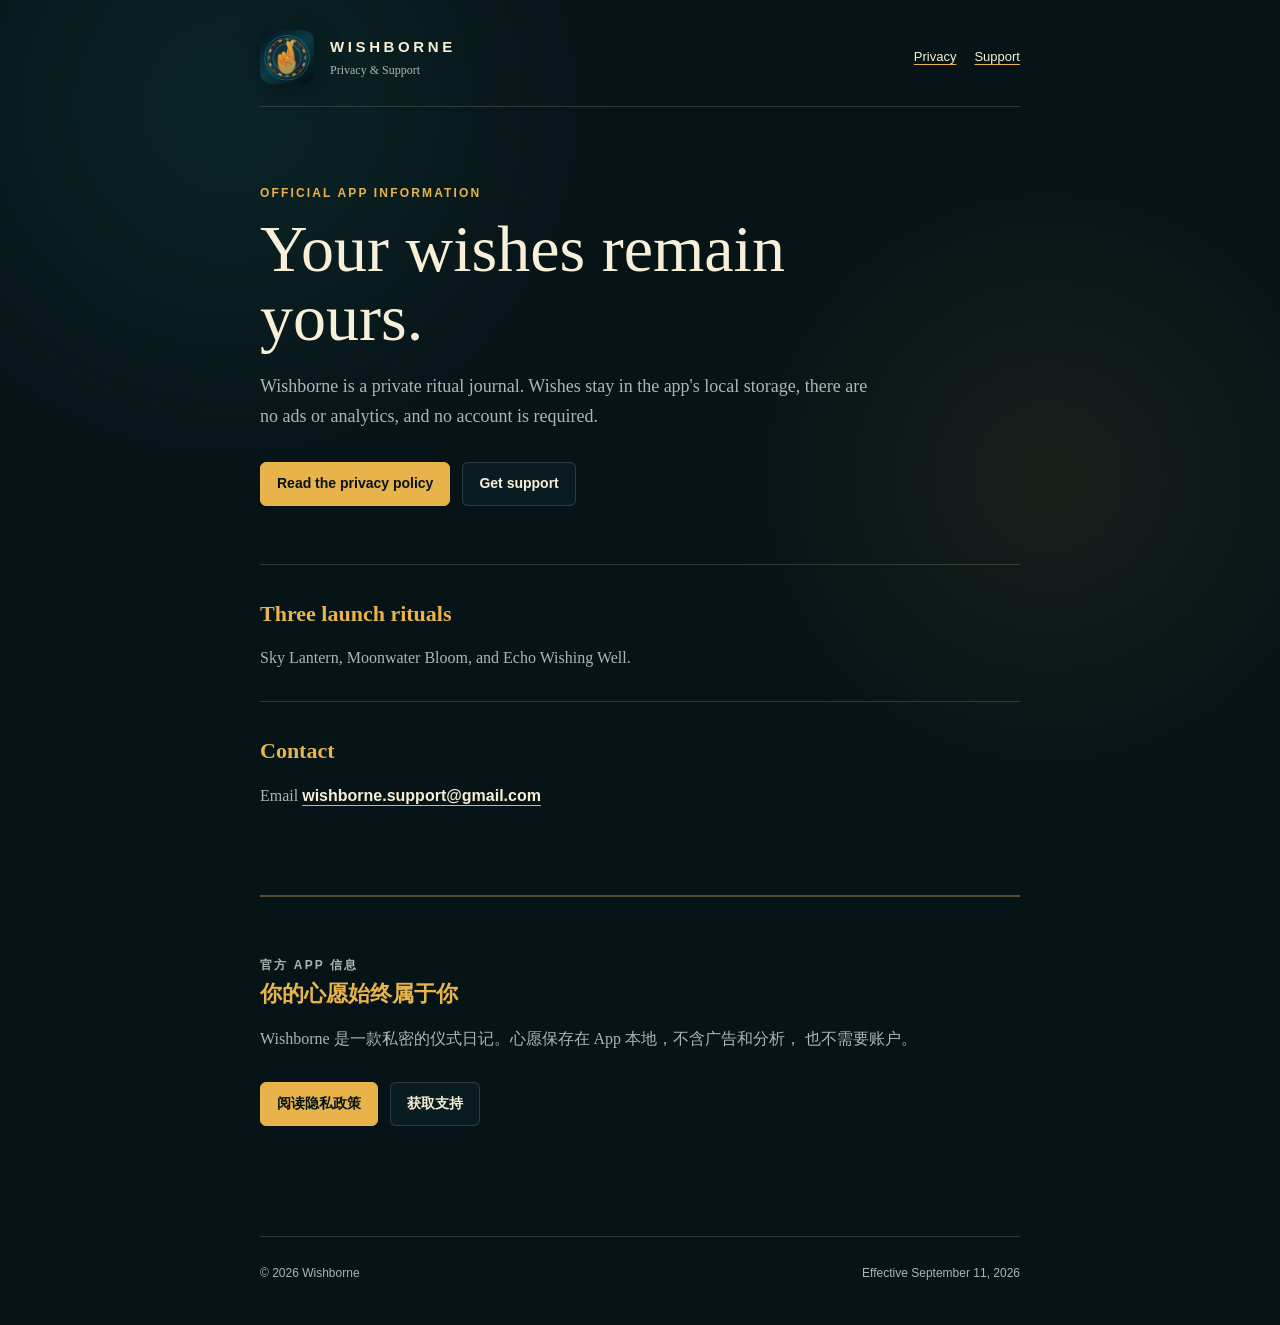
<file: index.html>
<!doctype html>
<html lang="en">
<head>
  <meta charset="utf-8">
  <meta name="viewport" content="width=device-width, initial-scale=1">
  <meta name="description" content="Official privacy policy and support information for the Wishborne iOS app.">
  <title>Wishborne · Privacy &amp; Support</title>
  <link rel="icon" href="./assets/wishborne-app-icon.png">
  <link rel="stylesheet" href="./styles.css">
</head>
<body>
  <header class="shell masthead">
    <img class="brand-icon" src="./assets/wishborne-app-icon.png" alt="Wishborne app icon">
    <div class="brand">
      <strong>WISHBORNE</strong>
      <span>Privacy &amp; Support</span>
    </div>
    <nav aria-label="Legal pages">
      <a href="./privacy/">Privacy</a>
      <a href="./support/">Support</a>
    </nav>
  </header>

  <main class="shell">
    <p class="eyebrow">Official app information</p>
    <h1>Your wishes remain yours.</h1>
    <p class="lede">
      Wishborne is a private ritual journal. Wishes stay in the app's local
      storage, there are no ads or analytics, and no account is required.
    </p>

    <div class="actions">
      <a class="action primary" href="./privacy/">Read the privacy policy</a>
      <a class="action" href="./support/">Get support</a>
    </div>

    <div class="content">
      <section class="section">
        <h2>Three launch rituals</h2>
        <p>Sky Lantern, Moonwater Bloom, and Echo Wishing Well.</p>
      </section>

      <section class="section">
        <h2>Contact</h2>
        <p>
          Email
          <a class="contact" href="mailto:wishborne.support@gmail.com?subject=Wishborne%20Support">
            wishborne.support@gmail.com
          </a>
        </p>
      </section>

      <section class="section locale" lang="zh-Hans">
        <p class="eyebrow">官方 App 信息</p>
        <h2>你的心愿始终属于你</h2>
        <p>
          Wishborne 是一款私密的仪式日记。心愿保存在 App 本地，不含广告和分析，
          也不需要账户。
        </p>
        <div class="actions">
          <a class="action primary" href="./privacy/#zh-Hans">阅读隐私政策</a>
          <a class="action" href="./support/#zh-Hans">获取支持</a>
        </div>
      </section>
    </div>
  </main>

  <footer class="shell">
    <span>© 2026 Wishborne</span>
    <span>Effective September 11, 2026</span>
  </footer>
</body>
</html>
</file>
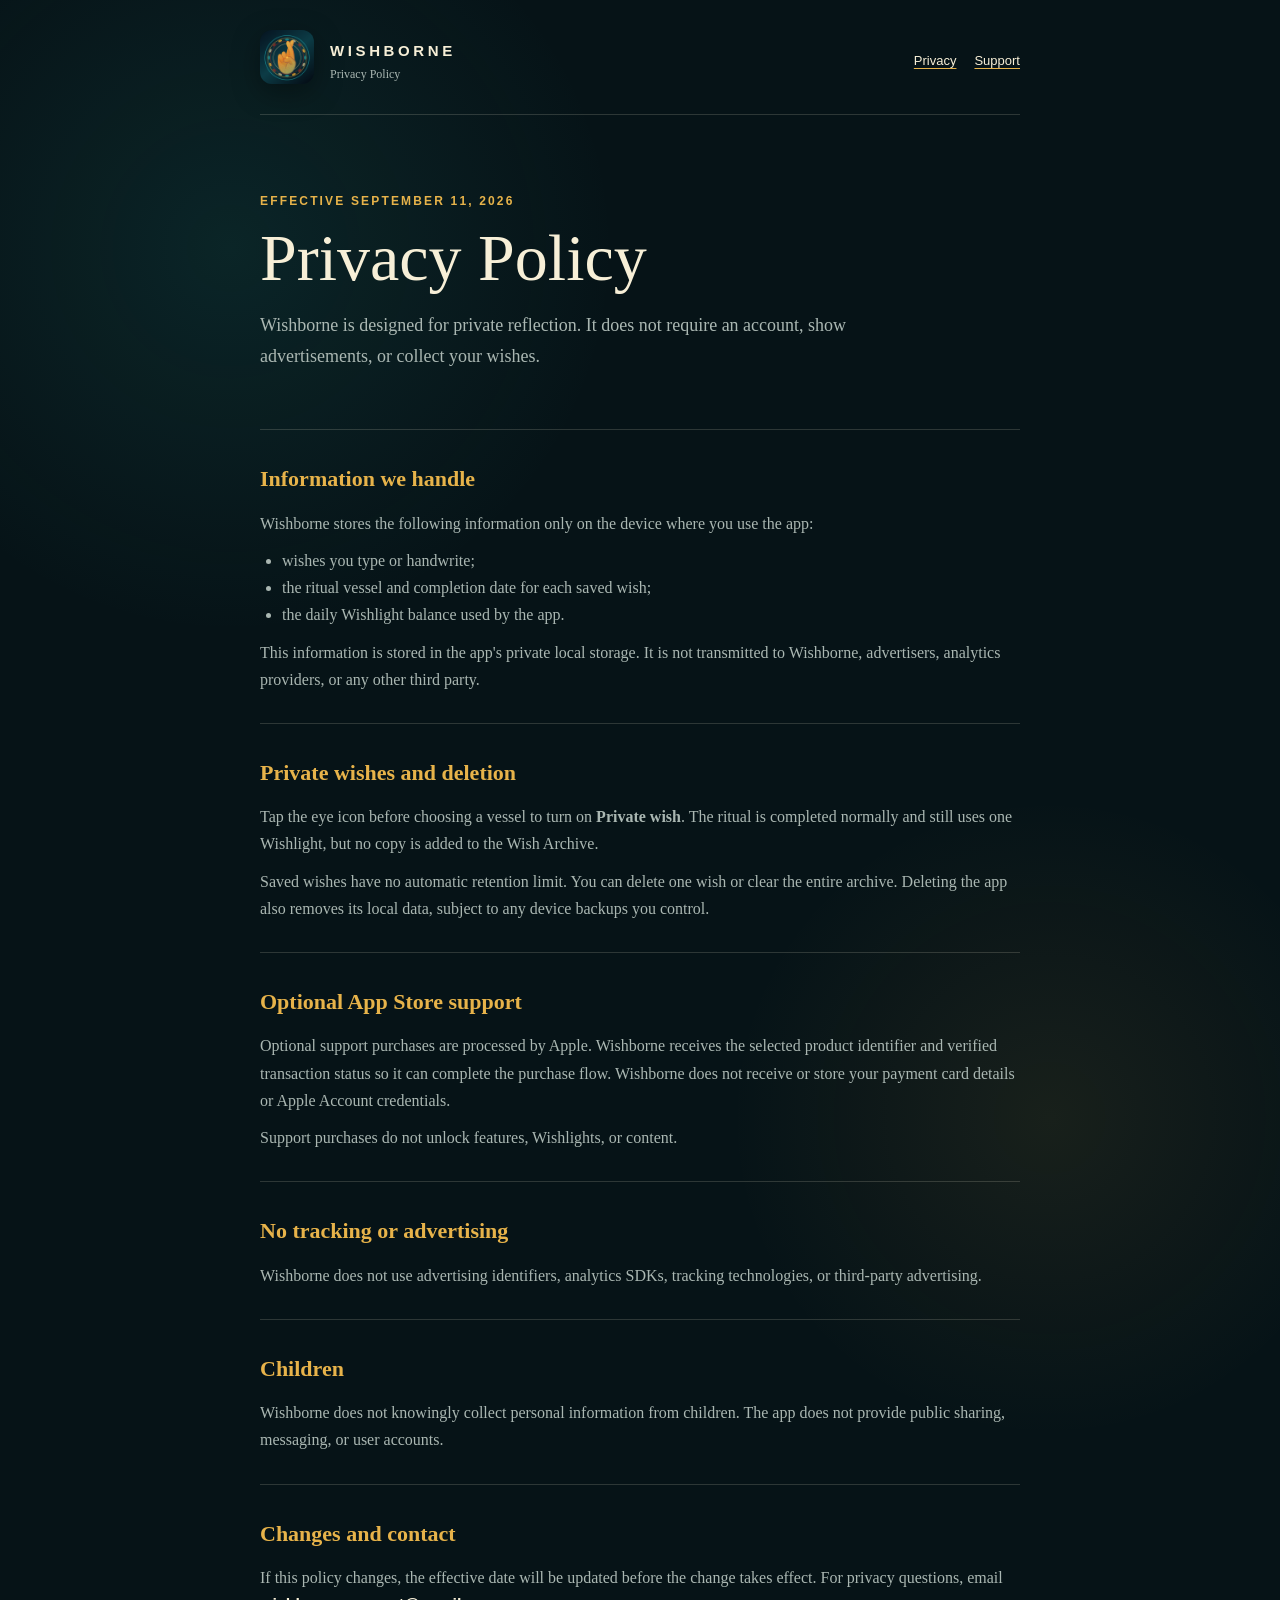
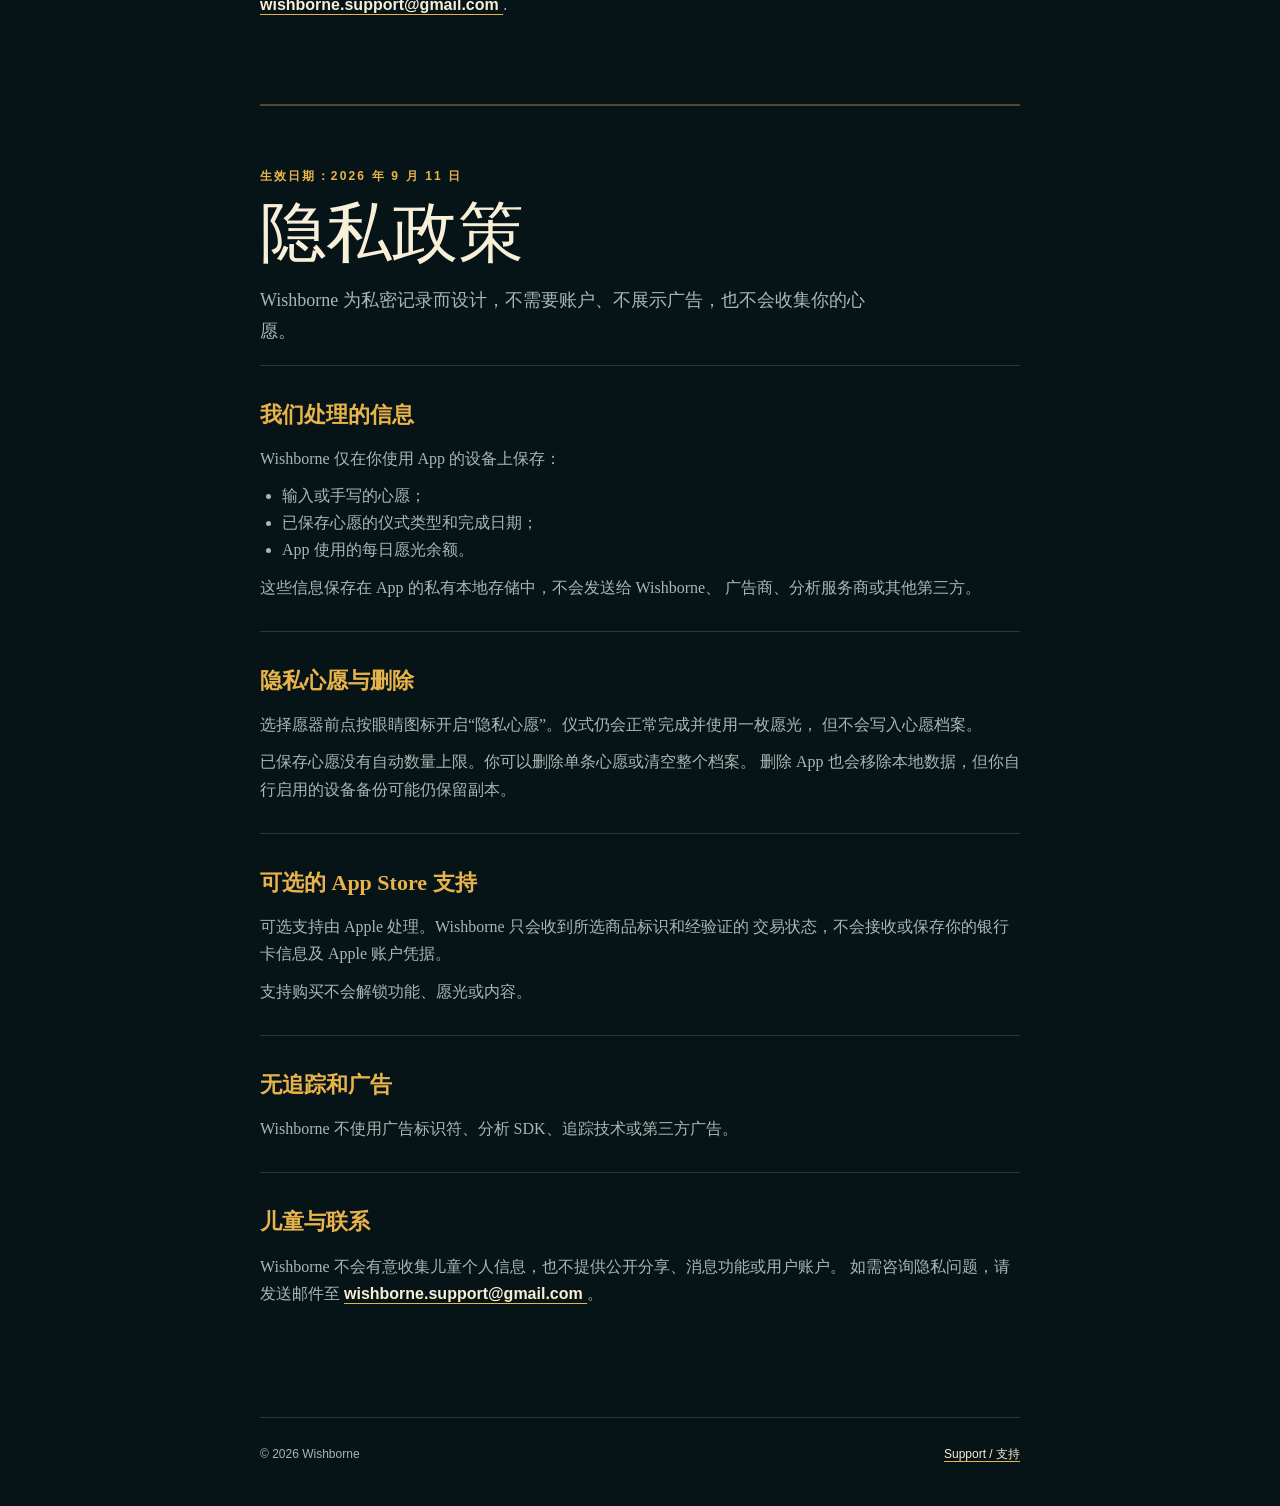
<file: privacy/index.html>
<!doctype html>
<html lang="en">
<head>
  <meta charset="utf-8">
  <meta name="viewport" content="width=device-width, initial-scale=1">
  <meta name="description" content="Privacy policy for the Wishborne iOS app.">
  <title>Privacy Policy · Wishborne</title>
  <link rel="icon" href="../assets/wishborne-app-icon.png">
  <link rel="stylesheet" href="../styles.css">
</head>
<body>
  <header class="shell masthead">
    <a href="../" aria-label="Wishborne home">
      <img class="brand-icon" src="../assets/wishborne-app-icon.png" alt="Wishborne app icon">
    </a>
    <div class="brand">
      <strong>WISHBORNE</strong>
      <span>Privacy Policy</span>
    </div>
    <nav aria-label="Legal pages">
      <a href="../privacy/" aria-current="page">Privacy</a>
      <a href="../support/">Support</a>
    </nav>
  </header>

  <main class="shell">
    <p class="eyebrow">Effective September 11, 2026</p>
    <h1>Privacy Policy</h1>
    <p class="lede">
      Wishborne is designed for private reflection. It does not require an
      account, show advertisements, or collect your wishes.
    </p>

    <div class="content">
      <section class="section">
        <h2>Information we handle</h2>
        <p>Wishborne stores the following information only on the device where you use the app:</p>
        <ul>
          <li>wishes you type or handwrite;</li>
          <li>the ritual vessel and completion date for each saved wish;</li>
          <li>the daily Wishlight balance used by the app.</li>
        </ul>
        <p>
          This information is stored in the app's private local storage. It is
          not transmitted to Wishborne, advertisers, analytics providers, or
          any other third party.
        </p>
      </section>

      <section class="section">
        <h2>Private wishes and deletion</h2>
        <p>
          Tap the eye icon before choosing a vessel to turn on
          <strong>Private wish</strong>. The ritual is completed normally and
          still uses one Wishlight, but no copy is added to the Wish Archive.
        </p>
        <p>
          Saved wishes have no automatic retention limit. You can delete one
          wish or clear the entire archive. Deleting the app also removes its
          local data, subject to any device backups you control.
        </p>
      </section>

      <section class="section">
        <h2>Optional App Store support</h2>
        <p>
          Optional support purchases are processed by Apple. Wishborne receives
          the selected product identifier and verified transaction status so it
          can complete the purchase flow. Wishborne does not receive or store
          your payment card details or Apple Account credentials.
        </p>
        <p>Support purchases do not unlock features, Wishlights, or content.</p>
      </section>

      <section class="section">
        <h2>No tracking or advertising</h2>
        <p>
          Wishborne does not use advertising identifiers, analytics SDKs,
          tracking technologies, or third-party advertising.
        </p>
      </section>

      <section class="section">
        <h2>Children</h2>
        <p>
          Wishborne does not knowingly collect personal information from
          children. The app does not provide public sharing, messaging, or user
          accounts.
        </p>
      </section>

      <section class="section">
        <h2>Changes and contact</h2>
        <p>
          If this policy changes, the effective date will be updated before the
          change takes effect. For privacy questions, email
          <a class="contact" href="mailto:wishborne.support@gmail.com?subject=Wishborne%20Privacy">
            wishborne.support@gmail.com
          </a>.
        </p>
      </section>

      <div class="locale" id="zh-Hans" lang="zh-Hans">
        <p class="eyebrow">生效日期：2026 年 9 月 11 日</p>
        <h1>隐私政策</h1>
        <p class="lede">
          Wishborne 为私密记录而设计，不需要账户、不展示广告，也不会收集你的心愿。
        </p>

        <section class="section">
          <h2>我们处理的信息</h2>
          <p>Wishborne 仅在你使用 App 的设备上保存：</p>
          <ul>
            <li>输入或手写的心愿；</li>
            <li>已保存心愿的仪式类型和完成日期；</li>
            <li>App 使用的每日愿光余额。</li>
          </ul>
          <p>
            这些信息保存在 App 的私有本地存储中，不会发送给 Wishborne、
            广告商、分析服务商或其他第三方。
          </p>
        </section>

        <section class="section">
          <h2>隐私心愿与删除</h2>
          <p>
            选择愿器前点按眼睛图标开启“隐私心愿”。仪式仍会正常完成并使用一枚愿光，
            但不会写入心愿档案。
          </p>
          <p>
            已保存心愿没有自动数量上限。你可以删除单条心愿或清空整个档案。
            删除 App 也会移除本地数据，但你自行启用的设备备份可能仍保留副本。
          </p>
        </section>

        <section class="section">
          <h2>可选的 App Store 支持</h2>
          <p>
            可选支持由 Apple 处理。Wishborne 只会收到所选商品标识和经验证的
            交易状态，不会接收或保存你的银行卡信息及 Apple 账户凭据。
          </p>
          <p>支持购买不会解锁功能、愿光或内容。</p>
        </section>

        <section class="section">
          <h2>无追踪和广告</h2>
          <p>Wishborne 不使用广告标识符、分析 SDK、追踪技术或第三方广告。</p>
        </section>

        <section class="section">
          <h2>儿童与联系</h2>
          <p>
            Wishborne 不会有意收集儿童个人信息，也不提供公开分享、消息功能或用户账户。
            如需咨询隐私问题，请发送邮件至
            <a class="contact" href="mailto:wishborne.support@gmail.com?subject=Wishborne%20Privacy">
              wishborne.support@gmail.com
            </a>。
          </p>
        </section>
      </div>
    </div>
  </main>

  <footer class="shell">
    <span>© 2026 Wishborne</span>
    <a href="../support/">Support / 支持</a>
  </footer>
</body>
</html>
</file>
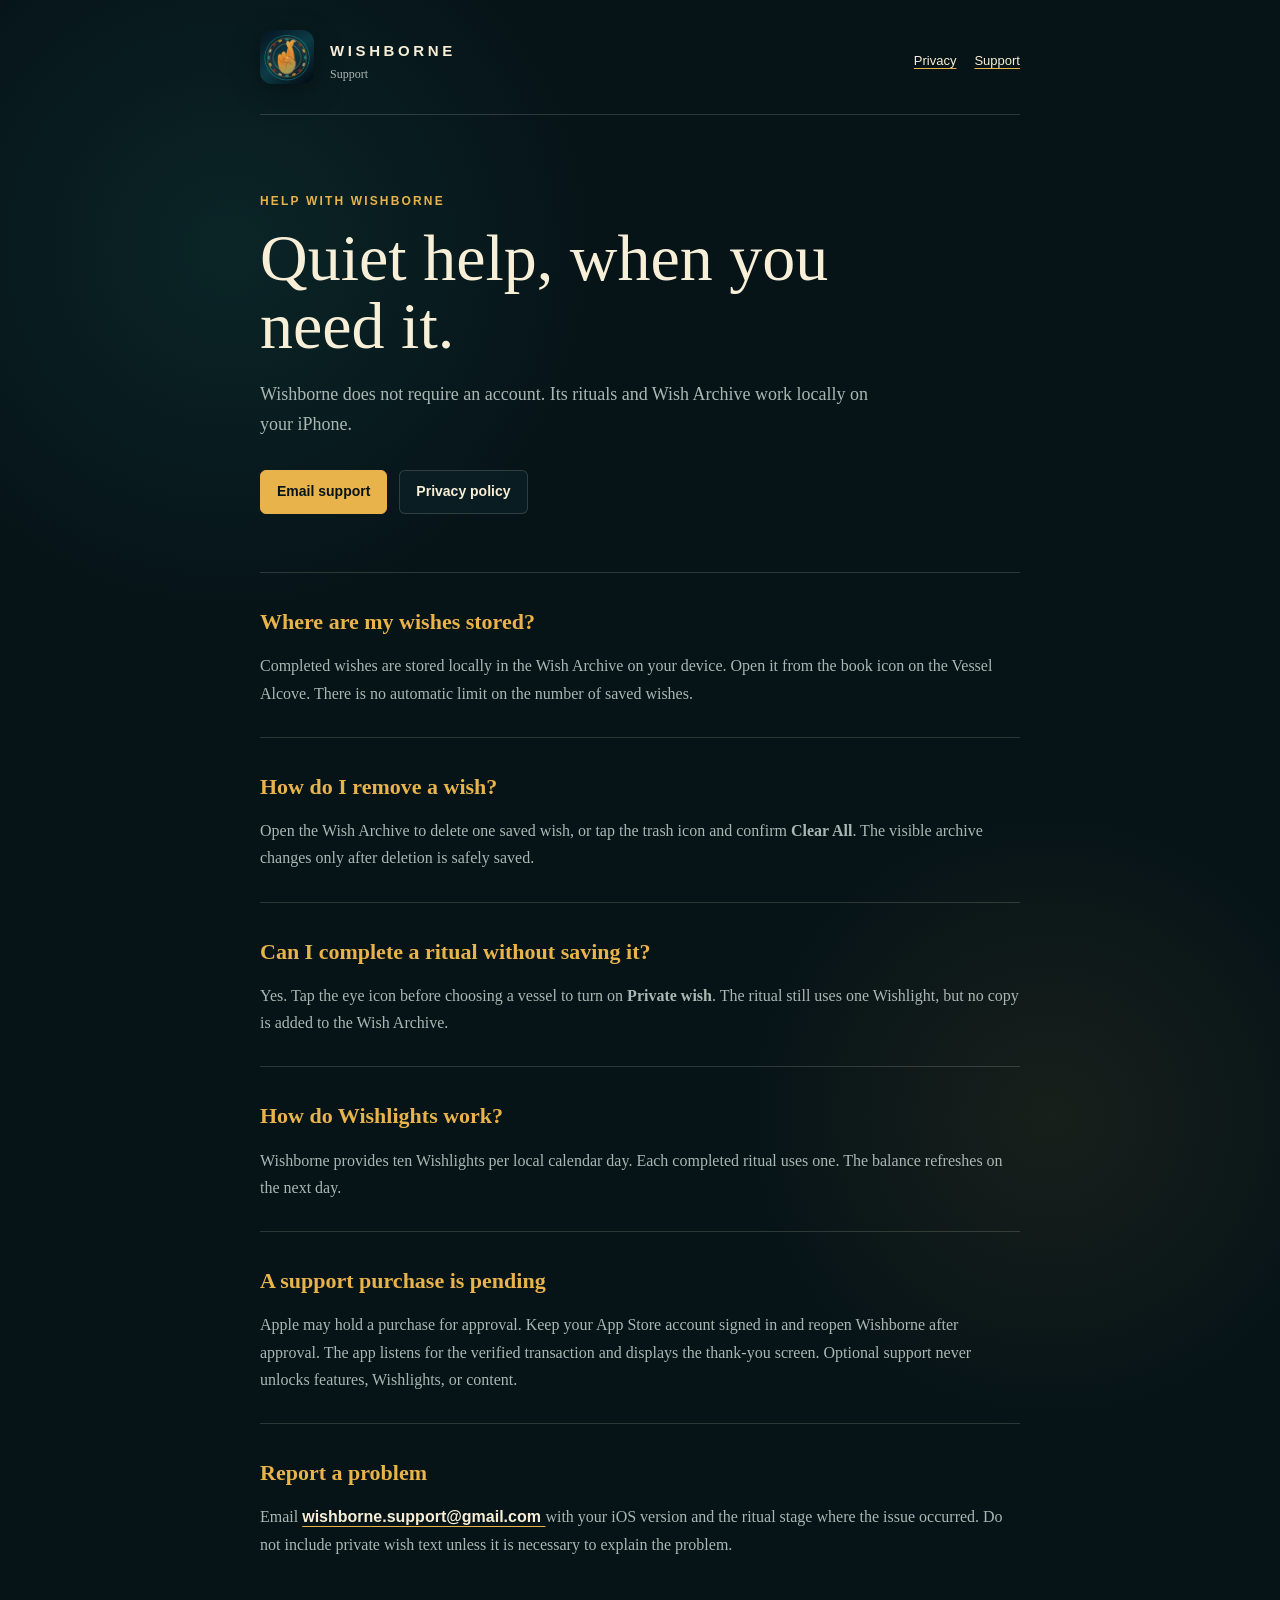
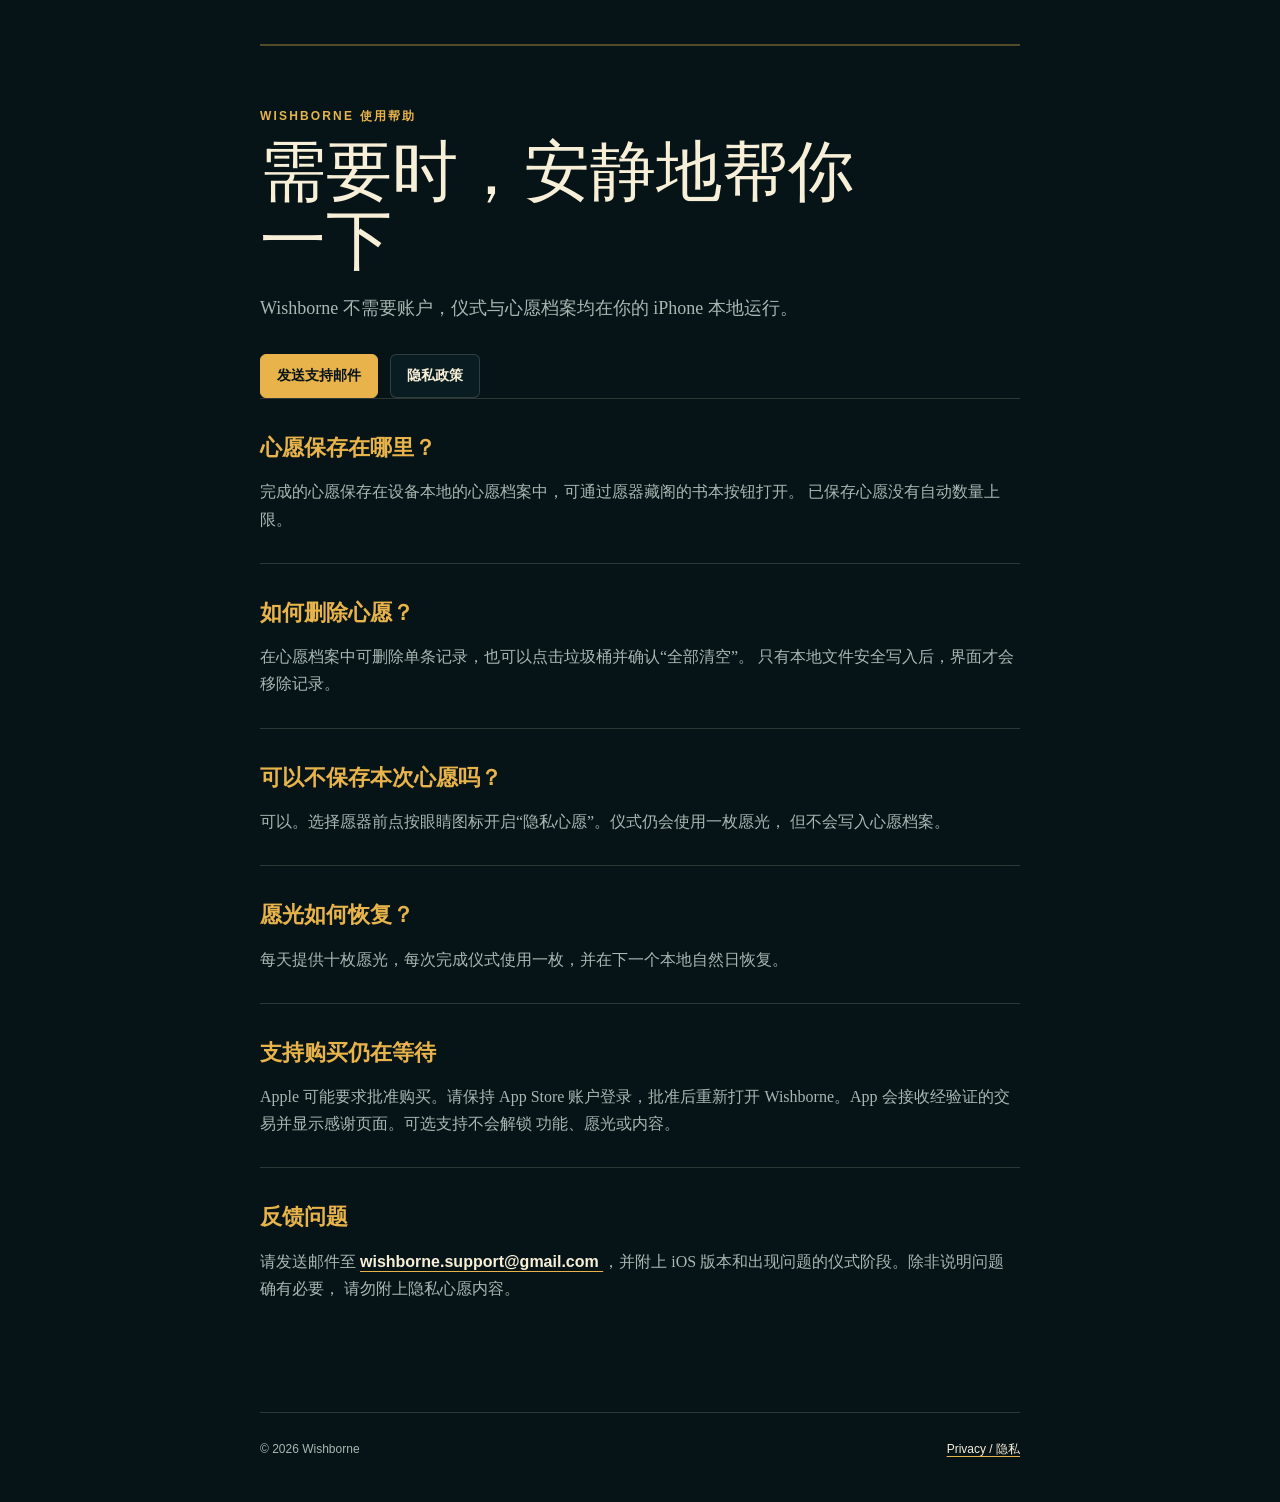
<file: support/index.html>
<!doctype html>
<html lang="en">
<head>
  <meta charset="utf-8">
  <meta name="viewport" content="width=device-width, initial-scale=1">
  <meta name="description" content="Support information for the Wishborne iOS app.">
  <title>Support · Wishborne</title>
  <link rel="icon" href="../assets/wishborne-app-icon.png">
  <link rel="stylesheet" href="../styles.css">
</head>
<body>
  <header class="shell masthead">
    <a href="../" aria-label="Wishborne home">
      <img class="brand-icon" src="../assets/wishborne-app-icon.png" alt="Wishborne app icon">
    </a>
    <div class="brand">
      <strong>WISHBORNE</strong>
      <span>Support</span>
    </div>
    <nav aria-label="Legal pages">
      <a href="../privacy/">Privacy</a>
      <a href="../support/" aria-current="page">Support</a>
    </nav>
  </header>

  <main class="shell">
    <p class="eyebrow">Help with Wishborne</p>
    <h1>Quiet help, when you need it.</h1>
    <p class="lede">
      Wishborne does not require an account. Its rituals and Wish Archive work
      locally on your iPhone.
    </p>

    <div class="actions">
      <a class="action primary" href="mailto:wishborne.support@gmail.com?subject=Wishborne%20Support">
        Email support
      </a>
      <a class="action" href="../privacy/">Privacy policy</a>
    </div>

    <div class="content">
      <section class="section">
        <h2>Where are my wishes stored?</h2>
        <p>
          Completed wishes are stored locally in the Wish Archive on your
          device. Open it from the book icon on the Vessel Alcove. There is no
          automatic limit on the number of saved wishes.
        </p>
      </section>

      <section class="section">
        <h2>How do I remove a wish?</h2>
        <p>
          Open the Wish Archive to delete one saved wish, or tap the trash icon
          and confirm <strong>Clear All</strong>. The visible archive changes
          only after deletion is safely saved.
        </p>
      </section>

      <section class="section">
        <h2>Can I complete a ritual without saving it?</h2>
        <p>
          Yes. Tap the eye icon before choosing a vessel to turn on
          <strong>Private wish</strong>. The ritual still uses one Wishlight,
          but no copy is added to the Wish Archive.
        </p>
      </section>

      <section class="section">
        <h2>How do Wishlights work?</h2>
        <p>
          Wishborne provides ten Wishlights per local calendar day. Each
          completed ritual uses one. The balance refreshes on the next day.
        </p>
      </section>

      <section class="section">
        <h2>A support purchase is pending</h2>
        <p>
          Apple may hold a purchase for approval. Keep your App Store account
          signed in and reopen Wishborne after approval. The app listens for the
          verified transaction and displays the thank-you screen. Optional
          support never unlocks features, Wishlights, or content.
        </p>
      </section>

      <section class="section">
        <h2>Report a problem</h2>
        <p>
          Email
          <a class="contact" href="mailto:wishborne.support@gmail.com?subject=Wishborne%20Support">
            wishborne.support@gmail.com
          </a>
          with your iOS version and the ritual stage where the issue occurred.
          Do not include private wish text unless it is necessary to explain the
          problem.
        </p>
      </section>

      <div class="locale" id="zh-Hans" lang="zh-Hans">
        <p class="eyebrow">Wishborne 使用帮助</p>
        <h1>需要时，安静地帮你一下</h1>
        <p class="lede">
          Wishborne 不需要账户，仪式与心愿档案均在你的 iPhone 本地运行。
        </p>

        <div class="actions">
          <a class="action primary" href="mailto:wishborne.support@gmail.com?subject=Wishborne%20Support">
            发送支持邮件
          </a>
          <a class="action" href="../privacy/#zh-Hans">隐私政策</a>
        </div>

        <section class="section">
          <h2>心愿保存在哪里？</h2>
          <p>
            完成的心愿保存在设备本地的心愿档案中，可通过愿器藏阁的书本按钮打开。
            已保存心愿没有自动数量上限。
          </p>
        </section>

        <section class="section">
          <h2>如何删除心愿？</h2>
          <p>
            在心愿档案中可删除单条记录，也可以点击垃圾桶并确认“全部清空”。
            只有本地文件安全写入后，界面才会移除记录。
          </p>
        </section>

        <section class="section">
          <h2>可以不保存本次心愿吗？</h2>
          <p>
            可以。选择愿器前点按眼睛图标开启“隐私心愿”。仪式仍会使用一枚愿光，
            但不会写入心愿档案。
          </p>
        </section>

        <section class="section">
          <h2>愿光如何恢复？</h2>
          <p>每天提供十枚愿光，每次完成仪式使用一枚，并在下一个本地自然日恢复。</p>
        </section>

        <section class="section">
          <h2>支持购买仍在等待</h2>
          <p>
            Apple 可能要求批准购买。请保持 App Store 账户登录，批准后重新打开
            Wishborne。App 会接收经验证的交易并显示感谢页面。可选支持不会解锁
            功能、愿光或内容。
          </p>
        </section>

        <section class="section">
          <h2>反馈问题</h2>
          <p>
            请发送邮件至
            <a class="contact" href="mailto:wishborne.support@gmail.com?subject=Wishborne%20Support">
              wishborne.support@gmail.com
            </a>，并附上 iOS 版本和出现问题的仪式阶段。除非说明问题确有必要，
            请勿附上隐私心愿内容。
          </p>
        </section>
      </div>
    </div>
  </main>

  <footer class="shell">
    <span>© 2026 Wishborne</span>
    <a href="../privacy/">Privacy / 隐私</a>
  </footer>
</body>
</html>
</file>
<file: styles.css>
:root {
  color-scheme: dark;
  --night: #061317;
  --surface: #0b2025;
  --pearl: #f7efd7;
  --muted: #aab7b2;
  --gold: #e7b34a;
  --turquoise: #2fa69d;
  --coral: #d85a3f;
  --line: rgba(247, 239, 215, 0.16);
}

* {
  box-sizing: border-box;
}

html {
  background: var(--night);
  scroll-behavior: smooth;
}

body {
  margin: 0;
  min-height: 100vh;
  overflow-x: hidden;
  color: var(--pearl);
  background:
    radial-gradient(circle at 18% 8%, rgba(47, 166, 157, 0.12), transparent 24rem),
    radial-gradient(circle at 82% 36%, rgba(231, 179, 74, 0.08), transparent 20rem),
    var(--night);
  font-family: ui-serif, Georgia, "Times New Roman", serif;
  line-height: 1.7;
}

a {
  color: var(--pearl);
  text-decoration-color: var(--gold);
  text-underline-offset: 0.22em;
}

a:hover {
  color: var(--gold);
}

a:focus-visible {
  border-radius: 2px;
  outline: 3px solid var(--turquoise);
  outline-offset: 4px;
}

.shell {
  width: min(calc(100% - 40px), 760px);
  margin: 0 auto;
}

.masthead {
  display: flex;
  align-items: center;
  gap: 16px;
  padding: 30px 0 22px;
  border-bottom: 1px solid var(--line);
}

.brand-icon {
  width: 54px;
  height: 54px;
  border-radius: 12px;
  box-shadow: 0 8px 28px rgba(0, 0, 0, 0.34);
}

.brand {
  display: grid;
  gap: 1px;
  min-width: 0;
}

.brand strong {
  font-family: ui-sans-serif, -apple-system, BlinkMacSystemFont, "Segoe UI", sans-serif;
  font-size: 15px;
  letter-spacing: 0.24em;
}

.brand span {
  color: var(--muted);
  font-size: 12px;
}

.masthead nav {
  display: flex;
  gap: 18px;
  margin-left: auto;
  font-family: ui-sans-serif, -apple-system, BlinkMacSystemFont, "Segoe UI", sans-serif;
  font-size: 13px;
}

main {
  padding: 64px 0 80px;
}

.eyebrow {
  color: var(--gold);
  font-family: ui-sans-serif, -apple-system, BlinkMacSystemFont, "Segoe UI", sans-serif;
  font-size: 12px;
  font-weight: 700;
  letter-spacing: 0.18em;
  text-transform: uppercase;
}

h1 {
  max-width: 650px;
  margin: 10px 0 18px;
  font-size: clamp(36px, 8vw, 66px);
  font-weight: 500;
  line-height: 1.04;
}

.lede {
  max-width: 610px;
  color: var(--muted);
  font-size: 18px;
}

.actions {
  display: flex;
  flex-wrap: wrap;
  gap: 12px;
  margin-top: 30px;
}

.action {
  display: inline-flex;
  align-items: center;
  min-height: 44px;
  padding: 8px 16px;
  border: 1px solid var(--line);
  border-radius: 6px;
  background: rgba(11, 32, 37, 0.76);
  font-family: ui-sans-serif, -apple-system, BlinkMacSystemFont, "Segoe UI", sans-serif;
  font-size: 14px;
  font-weight: 650;
  text-decoration: none;
}

.action.primary {
  color: var(--night);
  background: var(--gold);
  border-color: var(--gold);
}

.content {
  margin-top: 58px;
}

.section {
  padding: 30px 0;
  border-top: 1px solid var(--line);
}

.section h2 {
  margin: 0 0 12px;
  color: var(--gold);
  font-size: 22px;
  font-weight: 600;
}

.section h3 {
  margin: 24px 0 8px;
  font-size: 17px;
}

.section p,
.section li {
  color: var(--muted);
  overflow-wrap: anywhere;
}

.section p {
  margin: 10px 0 0;
}

.section ul {
  margin: 10px 0 0;
  padding-left: 22px;
}

.locale {
  margin-top: 56px;
  padding-top: 48px;
  border-top: 2px solid rgba(231, 179, 74, 0.34);
}

.contact {
  color: var(--pearl);
  font-family: ui-sans-serif, -apple-system, BlinkMacSystemFont, "Segoe UI", sans-serif;
  font-weight: 650;
}

footer {
  display: flex;
  justify-content: space-between;
  gap: 20px;
  padding: 26px 0 42px;
  border-top: 1px solid var(--line);
  color: var(--muted);
  font-family: ui-sans-serif, -apple-system, BlinkMacSystemFont, "Segoe UI", sans-serif;
  font-size: 12px;
}

@media (max-width: 560px) {
  .shell {
    width: calc(100% - 28px);
  }

  .masthead {
    flex-wrap: wrap;
  }

  .masthead nav {
    width: 100%;
    margin-left: 70px;
    gap: 18px;
  }

  main {
    padding-top: 44px;
  }

  footer {
    flex-direction: column;
  }
}

@media (prefers-reduced-motion: reduce) {
  html {
    scroll-behavior: auto;
  }
}
</file>
